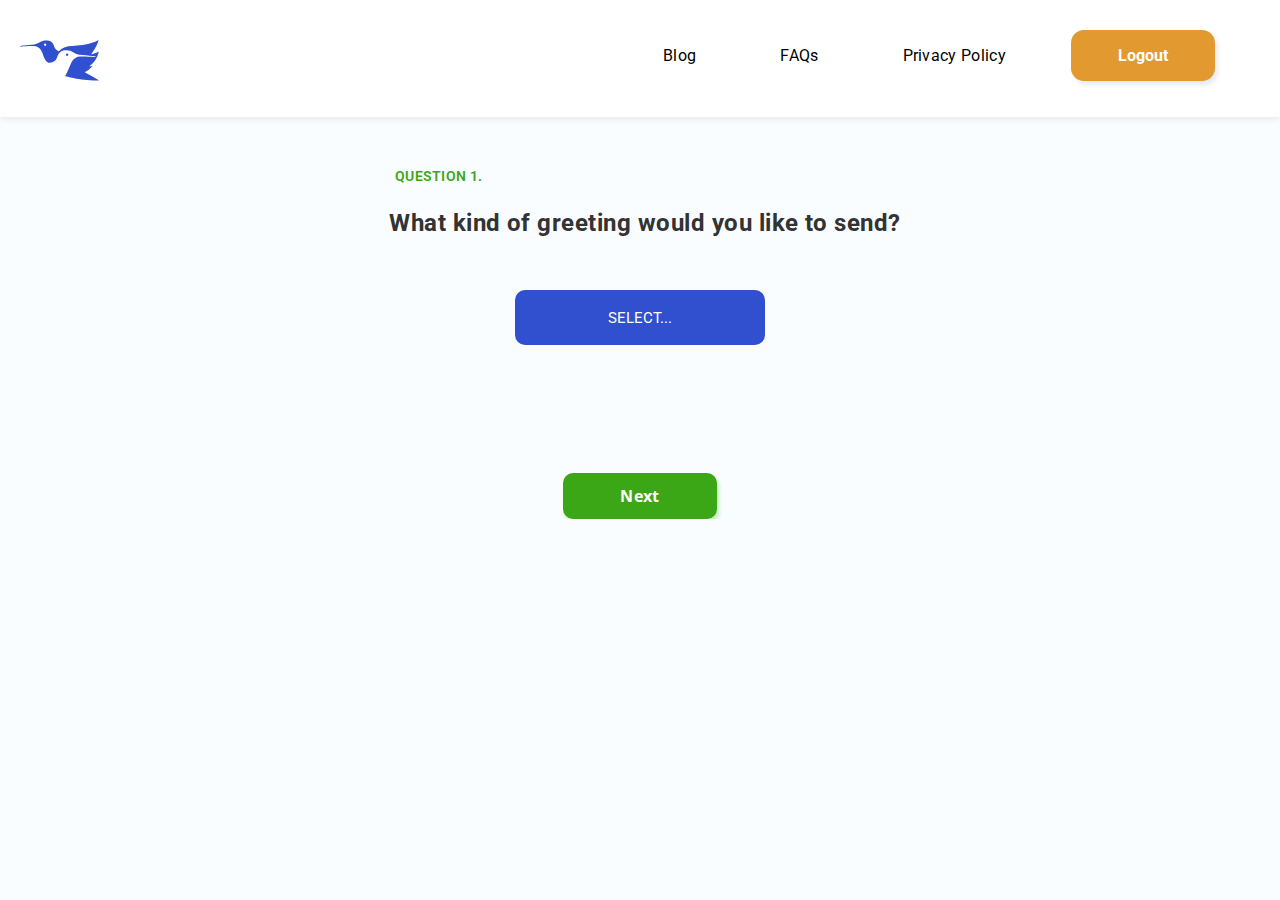
<file: index.html>
<!DOCTYPE html>
<html lang="en">
<head>
<meta charset="UTF-8">
<title>DW</title>
<meta charset="utf-8">
  
  <link rel="stylesheet" type="text/css" href="style.css">
  <script src="scripts.js"></script>


  
  
  <link href="https://fonts.googleapis.com/css?family=Roboto&display=swap" rel="stylesheet">
  <link href="https://fonts.googleapis.com/css?family=Open+Sans&display=swap" rel="stylesheet">
  

    <link href="https://fonts.googleapis.com/css?family=Roboto&display=swap" rel="stylesheet">
  <link href="https://fonts.googleapis.com/css?family=Open+Sans&display=swap" rel="stylesheet">
  
    <link rel="stylesheet" href="https://cdnjs.cloudflare.com/ajax/libs/font-awesome/4.7.0/css/font-awesome.min.css">
    
    <link rel="stylesheet" href="https://cdnjs.cloudflare.com/ajax/libs/font-awesome/4.7.0/css/font-awesome.min.css">
    <meta name="description" content="Submit 
reciever information">
  <meta name="keywords" content="information,name,lastname,gender">
  <meta name="author" content="DW">
  <meta name="viewport" content="width=device-width, initial-scale=1.0">

  



</head>







<body>






        <div class="header">
        
        <div class="logo">
           <a href="index.html"><img id="logoimg" src="assets/group.svg" width="80px">
    <a class="logout" href="/php/index.php?logout">Logout</a>
    
    <ul class="navb">
  <li><a class="navb-li" href="">Blog</a></li>
  <li><a class="navb-li" href="">FAQs</a></li>
  <li><a class="navb-li" href="">Privacy Policy</a></li>
</ul>

        </div>

         
        


        
       </div>
  
        




<form action="orderdisplay.html" method="post" id="regForm" style=";">
	


<center>




  <div class="tab" style="margin-top: 50px;">




<div class="title1">
 
 <div id="p1">QUESTION 1.</div>
          


 <div id="tit1">What kind of greeting would you like to send?</div>


</div>


<select id="kindofgreeting" name="kindofgreeting" style="margin-bottom: 42px";>
  <option  value="select">Select...</option>
  <option value="1">Birthday</option>
  <option value="2">Anniversary</option>
</select>
</p>



  </div>
  







  <div class="tab">


<div class="title2">

<div id="p2">QUESTION 2.</div>
          


 <div id="tit1">What kind of cards do you enjoy ?
</div>


</div>

<select id="typeofcard" name="typeofcard" style="margin-bottom: 42px;">
  <option value="default">Select...</option>
  <option value="1">Crazy and Goofy</option>
  <option value="2">Dark or Nervous Humor</option>
  <option value="3">Campy Humor</option>
  <option value="4">Heartfelt and Meaningful</option>
  <option value="5">Beautiful</option>
  <option value="6">Theme oriented</option>
  <option value="7">Cute</option>
  <option value="8">Wishful Thinking</option>
  <option value="9">Romantic</option>
</select>



  </div>


<center>

  <div class="tab">


<div class="cards-container">

  

  <div class="cards">
    
   <div class="bday cute">
    <input type="radio" name="cardselection" value="1" id="r1"/>
    <label class="card" for="r1">Birthday/Cute</label>
    </div>

    
<div  class="bday hnm crazy">
    <input type="radio" name="cardselection" value="2" id="r2" />
    <label class="card" for="r2">Birthday /Heartfelt/crazy</label>
    </div>

 <div  class="bday theme wishful">   
    <input type="radio" name="cardselection" value="3" id="r3" />
    <label class="card" for="r3">Birthday/theme/wishful</label>
    
 </div>  

   <div  class="bday campy romantic"> 

    <input type="radio" name="cardselection" value="4" id="r4" />
    <label class="card" for="r4">Birthday/campy/romantic</label>
    
 </div>   

 <div  class="ann cute theme">   
    <input type="radio" name="cardselection" value="5" id="r5" />
    <label class="card" for="r5">Anniversary/cute/theme</label>
    </div>

      
  <div  class="ann hnm campy">
  <input type="radio" name="cardselection" value="6" id="r6" />
  <label class="card" for="r6">Anniversary/Heartfelt/campy</label>
</div>

  <div  class="ann campy beautiful" >
  <input type="radio" name="cardselection" value="7" id="r7" />
  <label class="card" for="r7">Anniversary /campy/beautiful</label>
</div>

  <div  class="ann campy dark"  >
  <input type="radio" name="cardselection" value="8" id="r8" />
  <label class="card" for="r8">Anniversary/campy/ dark</label>
</div>


</div>


</div>


    <h2>Glitter:</h2>
  <input type="radio" name="glitter" value="yes">Yes
  <input type="radio" name="glitter" value="no">No
    
  
   


   </div>
  






</center>








<div class="tab">


<div class="reciever" style="padding-left:20px; padding-right: 20px;">

<div class="title3" style="margin-bottom: 50px; float:left;">

<div id="p3">QUESTION 3.</div>
<div id="tit1" style="padding-bottom: 0px; margin-left: -15px;">Reciever Information</div>

</div>
        



<div class="firstlastrelationship">
 
  

  <label for="firstName" style="position: absolute; margin-bottom: 10px;">First Name</label>
        
      

        <input type="text" name="firstname" id="firstName">
    

 


 <label for="lastName">Last Name</label>
        
    
    
        <input type="text" name="lastname" id="lastName">
    




<label for="relationship">Relationship to Person</label>
        
      
        <input type="text" name="relationship" id="relationship">
    


</div>






<center>

<div class="dategender">


<div class="date">

<label for="start"><h1>Date of greeting</h1></label>

<p></p>

<input type="date" id="date" name="date"
       value=""
       min="" max="">


</div>



<div class="gender">

<h1>Gender</h1>

 <p></p>

<select id="gender" name="gender">
  <option value="">Select...</option>
  <option value="male">Male</option>
  <option value="female">Female</option>
</select>


</div>


</div>
  


</center>

</div>

</div>

</center>


 



<div class="tab">

 <div class="yourcards"> Your cards</div>.

<div class="orders-container-wrapper">

<div class="orders-container">



<div class='orders' id="orders">

<div class='order' id="card">


<div class='carddata'>




<div class='card-data' id='card-name'><p id="name">Null</p></div>

<div class='card-data' id='card-rel1'>Relationship to you</div>
<p class='card-data' id='card-rel2'>Brother</p>
<div class='card-data' id='card-date1'>Date you want to send out the card</div>
<div class='card-data' id='card-date2'>1 January 2022</div>

</div>


<img class='dots' src='assets/dots.svg'> 
<img class='pencil' src='assets/pencil.svg'>

</div>


</div>








<a class="addnew"><img class="plus" src="assets/addnew.svg" onclick="backPrev(4); addCard(); displaybutton();"></a>



</div>

</div>


</div>


  







</center>



<center>

  <div style="overflow:auto;">
    <div>
      <!-- <button type="button" id="prevBtn" onclick="nextPrev(-1)">Previous</button> -->
      <button type="button" id="nextBtn" onclick="nextPrev(1); catchinput();">Next</button>
    </div>
  

  </div>
  
</center>


  <div style="text-align:center;margin-top:40px;">
    <span class="step"></span>
    <span class="step"></span>
    <span class="step"></span>
    <span class="step"></span>
     <span class="step"></span>
  </div>
</form>

<script>
  src="https://code.jquery.com/jquery-3.2.1.slim.min.js"
  integrity="sha256-k2WSCIexGzOj3Euiig+TlR8gA0EmPjuc79OEeY5L45g="
  crossorigin="anonymous"</script>

<script src="https://ajax.googleapis.com/ajax/libs/jquery/2.1.1/jquery.min.js"></script>

<script src="main.js"></script>






</body>



</html>
</file>
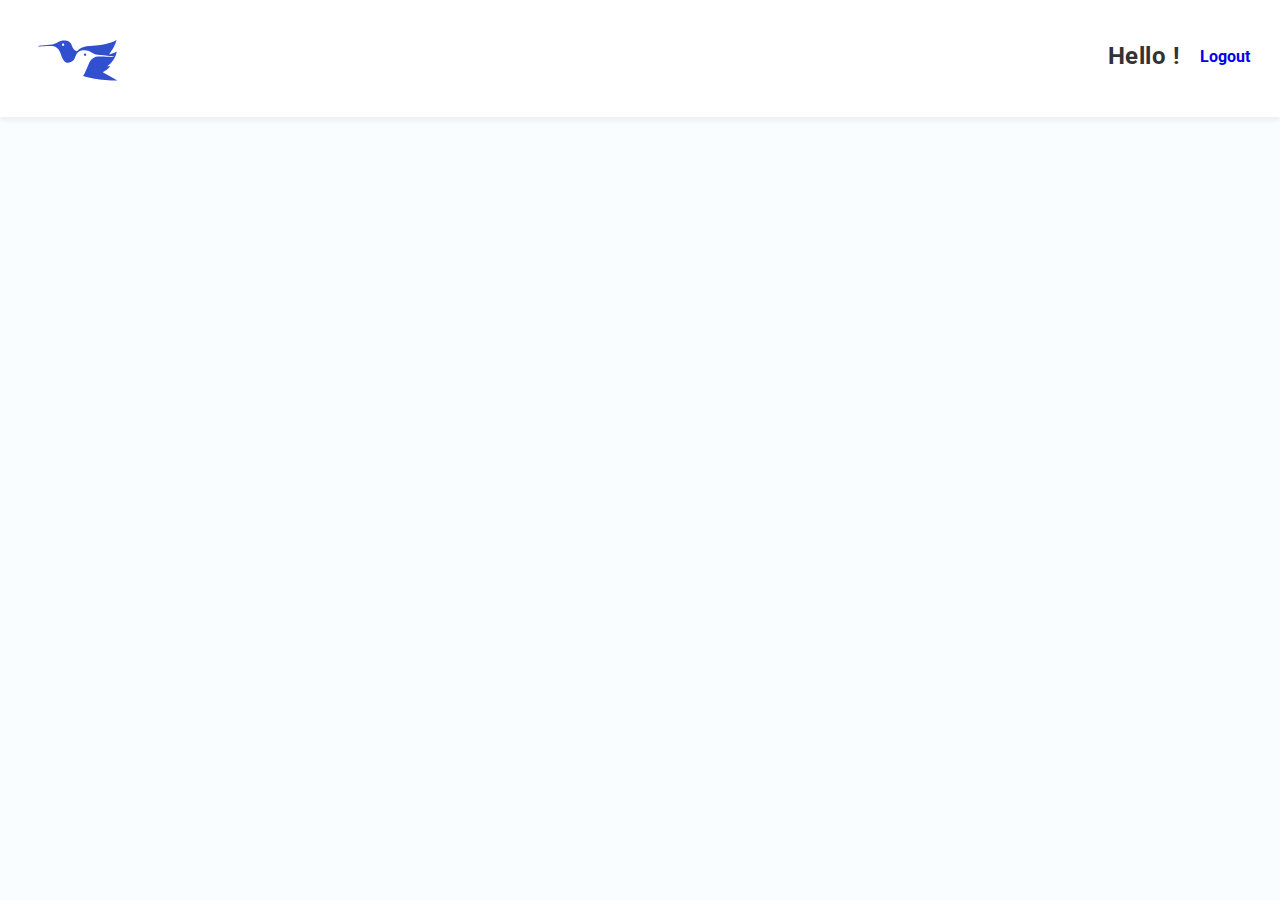
<file: survey/header.html>
<!DOCTYPE html>
<html lang="en">
<head>
<meta charset="UTF-8">
<title>Payment</title>
<meta charset="utf-8">
  
  <link rel="stylesheet" type="text/css" href="main.css">

  
  
  <link href="https://fonts.googleapis.com/css?family=Roboto&display=swap" rel="stylesheet">
  <link href="https://fonts.googleapis.com/css?family=Open+Sans&display=swap" rel="stylesheet">
  
    <link rel="stylesheet" href="https://cdnjs.cloudflare.com/ajax/libs/font-awesome/4.7.0/css/font-awesome.min.css">
    
  <meta name="viewport" content="width=device-width,initial-scale=1">
  



</head>


<style>

body {
  
  background-color: #fafdff;
  min-width: 450px;  

}

html body {
margin:0;
padding:0;
width: 100%;
height:100%;

}

.header {


  width:100%;
 
}


.logout {
float: right;
padding-right: 30px;
margin-top: 6.5px;
text-decoration: none;
font-weight: bold;

}

a:visited {color:green;}

.username {

float:right;
margin: 0 ;
    
    font-family: 'Roboto', sans-serif;
    font-style: normal;
    font-weight:bold;
    font-size: 24px;
    line-height: 33px;
    letter-spacing: 0.02em;
    color: #333333;
  padding-right: 20px;



}


</style>


<body>
  

<div class="header">
        <div class="logo">
          <img src="group.svg" width="80px">
    <a class="logout" href="/php/index.php?logout">Logout</a>
    <div class="username"> Hello  <?php  session_start(); echo $_SESSION['user_name'];?> ! </div>

        </div>






</body>





</html>
</file>
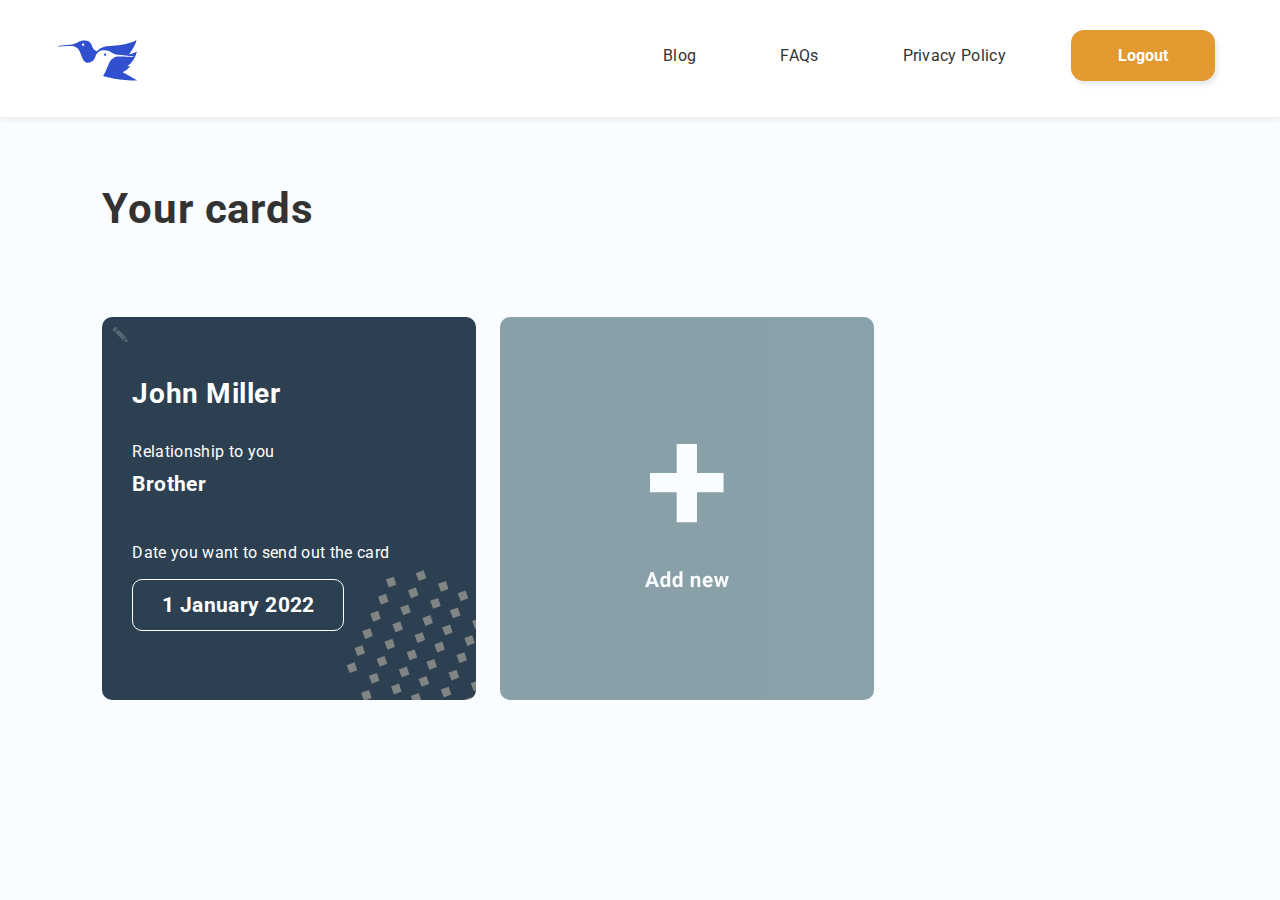
<file: survey/orderdisplay.html>
<!DOCTYPE html>
<html lang="en">
<head>
<meta charset="UTF-8">
<title>Your Cards</title>
<meta charset="utf-8">
  
  <link rel="stylesheet" type="text/css" href="main.css">

  
  
  <link href="https://fonts.googleapis.com/css?family=Roboto&display=swap" rel="stylesheet">
  <link href="https://fonts.googleapis.com/css?family=Open+Sans&display=swap" rel="stylesheet">
  
    <link rel="stylesheet" href="https://cdnjs.cloudflare.com/ajax/libs/font-awesome/4.7.0/css/font-awesome.min.css">
    
  <meta name="viewport" content="width=device-width,initial-scale=1">
  



</head>


<style>

body {
  
  background-color: #fafdff;
  min-width: 450px;  

}

html body {
margin:0;
padding:0;
width: 100%;
height:100%;

}

.header {


  width:100%;
 height: 117px;
    background: #FFFFFF;
    box-shadow: 0px 4px 4px rgba(0, 0, 0, 0.05);
}

#logoimg {

  padding-left: 20px;
}

.logo {

padding-top: 40px;


}

.logout {
float: right;
margin-right: 65px;
margin-top:-10px;
text-decoration: none;
font-weight: bold;
text-align: center;
width: 144px;
height: 51px;
line-height:51px;
background: #E19930;
box-shadow: 3px 4px 4px rgba(24, 57, 107, 0.1);
border-radius: 13px;
color:white;
transition: 0.2s;
}

.logout:hover {


opacity: 0.8;
}

.username {

float:right;
margin: 0 ;
    
    font-family: 'Roboto', sans-serif;
    font-style: normal;
    font-weight:bold;
    font-size: 24px;
    line-height: 33px;
    letter-spacing: 0.02em;
    color: #333333;
  padding-right: 20px;



}

.orders-container {


margin-top: 200px;
max-width: 1190px;
margin-left: 8%;
}

.orders-container-wrapper {



}


.pencil {

  position: absolute;
  top:10px;
  left:10px;
  opacity: 0.2;
  transition: 0.2s;
}


.pencil:hover {

opacity: 1;



}




.orders {

  
  display:flex;
  
  display:inline-block;

}

.order {

border: none;

  text-decoration: none;
  text-align: center;
  position: relative;
  display: inline-block;
  font-size: 16px;
  border-radius: 10px;
  cursor: pointer;
  
  margin-right: 20px;
margin-bottom:  20px;
background-color: #2C4052;



}

.addnew {


background-color: #365B69;
  border: none;
  
  opacity: 0.57;
  text-align: center;
  text-decoration: none;
  display: inline-block;
  font-size: 16px;
  border-radius: 10px;
  cursor: pointer;
  transition: 0.3s;
  margin-right: 20px;
margin-bottom:  20px;
position: relative;

}


.order, .addnew {

 height: 383px;
  width: 374px;


}


.dots {


  
  width: 140px;
  

 
  

position:absolute;
top:240px;
right:0px;
}







.yourcards {

font-family: 'Roboto', sans-serif;
    font-style: normal;
    font-weight:bold;
    font-size: 42px;
    line-height: 33px;
    letter-spacing: 0.02em;
    color: #333333;
position: absolute;
margin-top: 75px;
margin-left:8%;
min-width: 209px;
}





.addnew:hover {

  opacity: 1;



}


.plus {

border: none;
  
  width: 120px;
  
  
  text-decoration: none;
  display: inline-block;
  font-size: 16px;
  border-radius: 10px;
  cursor: pointer;
  
  

position:absolute;
top:108.5px;
right:127px;
}

.carddata {


position:absolute;
padding-left: 30px;
padding-top: 35px;
}

.card-data {


font-family: 'Roboto', sans-serif;
    font-style: normal;
    
    line-height: 33px;
    letter-spacing: 0.02em;
    color: white;
text-align: left;

}

#card-name {

font-weight:bold;
font-size: 28px;
padding-top: 25px

}

#card-age {
font-size: 21px;
padding-top: 5px;
}


#card-rel1 {

font-size: 16px;
padding-top: 25px;

}

#card-rel2 {

font-size: 21px;
font-weight:bold;

}


#card-date1 {

font-size: 16px;
padding-top: 35px;
padding-bottom: 10px;
}

#card-date2 {

font-size: 21px;
font-weight:bold;
border-style: solid;
  border-width: 1px;
  border-color: white;
  border-radius: 10px;
 width: 210px;
 height: 50px;
 text-align: center;
 vertical-align: center;
 line-height: 50px;

}

.navb{

float:right;
margin-top: 6px;
margin-right: 65px; 
}

ul {

 
  color:white;

}


li {

  display: inline;


padding-left: 80px;





}

.navb-li {text-decoration: none; 


  color:#333333;


font-family: Roboto;
font-style: normal;
font-weight: normal;
font-size: 16px;
line-height: 19px;

letter-spacing: 0.02em;




}

@media screen and (max-width: 860px) {.orders-container { margin-left: 0px; text-align: center;}}

@media screen and (max-width: 880px) {.navb, .logout, .username { display:none;}}

</style>


<body>
  




<div class="header">
        <div class="logo">
          <a href="/php/index.html"><img id="logoimg" src="group.svg" width="80px"></a>
    <a class="logout" href="/php/index.php?logout\">Logout</a>


    <!-- <div class="username"> Hello  <?php  session_start(); echo $_SESSION['user_name'];?> ! </div> -->


<ul class="navb">
  <li><a class="navb-li" href="">Blog</a></li>
  <li><a class="navb-li" href="">FAQs</a></li>
  <li><a class="navb-li" href="">Privacy Policy</a></li>
</ul>




        </div>
</div>


  <div class="yourcards"> Your cards</div>

<div class="orders-container-wrapper">

<div class="orders-container">



<div class='orders'>

<div class='order'>


<div class='carddata'>




<div class='card-data' id='card-name'>John Miller</div>

<div class='card-data' id='card-rel1'>Relationship to you</div>
<div class='card-data' id='card-rel2'>Brother</div>
<div class='card-data' id='card-date1'>Date you want to send out the card</div>
<div class='card-data' id='card-date2'>1 January 2022</div>

</div>


<img class='dots' src='dots.svg'> 
<img class='pencil' src='pencil.svg'>

</div>


</div>








<a href="/php/add-record-form-card.html" class="addnew"><img class="plus" src="addnew.svg"></a>

</div>

</div>


</body>

 


</html>
</file>
<file: style.css>
body {
  
  background-color: #fafdff;
  min-width: 450px;  

  font-family: 'roboto',sans-serif,'Open Sans', sans-serif !important;
    font-size: 1em;

}

html body {
margin:0;
padding:0;
width: 100%;
height:100%; 

}

.header {


  width:100%;
  height: 117px;
    background: #FFFFFF;
    box-shadow: 0px 4px 4px rgba(0, 0, 0, 0.05);
}


.logo {

padding-top: 40px;


}


.tab {
  display: none;
  margin-top: 50px;

}


#tit1 {
    margin: 0 ;
    margin-left: 10px;
    padding-top: 21px;
    font-family: 'Roboto', sans-serif;
    font-style: normal;
    font-weight:bold;
    font-size: 24px;
    line-height: 33px;
    letter-spacing: 0.02em;
    color: #333333;
    padding-bottom: 50px;
    padding-top: 40px;
}


#p1 {
    margin: 0;
    font-family: 'Roboto', sans-serif;
    font-style: normal;
    font-weight: 600;
    font-size: 14px;
    line-height: 19px;
    letter-spacing: 0.02em;
    color: #3BA616;
    float:left;
    margin-left: 30px;
       
}


#p2 {

margin: 0;
    font-family: 'Roboto', sans-serif;
    font-style: normal;
    font-weight: 600;
    font-size: 14px;
    line-height: 19px;
    letter-spacing: 0.02em;
    color: #3BA616;
    float:left;
    margin-left: 20px;



}


#p3 {

margin: 0;
    font-family: 'Roboto', sans-serif;
    font-style: normal;
    font-weight: 600;
    font-size: 14px;
    line-height: 19px;
    letter-spacing: 0.02em;
    color: #3BA616;
    float:left;
    



}


.title1 {


max-width: 550px;

}



.title2 {


max-width: 400px;

}


.title3 {

width: 241px;
float:;


}

.tab {


 
}


#kindofgreeting, #typeofcard {

    margin:0;
    background: #3150CF;
    border-radius: 10px 10px 10px 10px;
    border: none;
    outline: none;
    scroll-behavior: smooth;
    display: inline;
    width: 250px;
    height: 55px;
    color: white;
    text-align: center;

    font-size: 15px;
    font-family: 'FontAwesome','roboto';
    text-align-last: center;
    -webkit-appearance: none;
    text-transform: uppercase;

}




#typeofcard > option{
    background: white;
    color: #444;



}


#kindofgreeting > option {

  background: white;
    color: #444;

}

#nextBtn {



   
    display: block;
    margin: 0 auto;
  padding: 12px 57px;
    background: #3BA616;
    box-shadow: 2px 4px 4px rgba(154, 225, 130, 0.57);
    border-radius: 10px;
    text-align: center;
  text-decoration: none;
  text-transform: none;
  font-family: 'Open Sans', sans-serif;
    font-style: normal;
    font-weight: bold;
    font-size: 16px;
    letter-spacing: 0.02em;
    color: #FFFFFF;
     margin:0 auto;
     margin-top:70px;
     
     border-style: none; 
     outline-style: none;
}


#nextBtn:hover {

  background:#2f8712 ;
}

#nextBtn.focus, #nextBtn:focus {
    outline: 0;
    box-shadow: none!important;
}

label, h1 {


    font-family: 'Roboto', sans-serif;
    font-style: normal;
    font-weight: 600;
    font-size: 16px;
    line-height: 21px;
    letter-spacing: 0.02em;
    color: #333333;
   float:left;
   

}





.dategender {

display: flex;

}


input[type=text]{
    margin: 23px 0 30px 0;
    width: 445px;
    height: 43px;
    background: #FFFFFF;
    border: hidden;
    box-shadow: inset 0px 4px 4px rgba(0, 0, 0, 0.1);
    border-radius: 1px;
   font-size: 20px;
   padding-left: 10px;
}


.reciever {

width: 400px;


}


.firstlastrelationship {


padding-top: 0px;
width: 100%;

}



.gender {


  margin-left: 140px;
}

#firstName,#lastName, #relationship {


   width: 100% !important;
   max-width: none !important;



}





a:visited {color:black;}

.username {

float:right;
margin: 0 ;
    
    font-family: 'Roboto', sans-serif;
    font-style: normal;
    font-weight:bold;
    font-size: 24px;
    line-height: 33px;
    letter-spacing: 0.02em;
    color: #333333;
  padding-right: 20px;



}

#plantab {



}


.plans {

  
  display:flex;
  
  display:inline-block;


}

.subscription {

width: 250px;

transition: 0.2s;

}

#middlesubscription {

padding-left: 15px;
padding-right: 15px;


}

.subscription:hover {




}

.plans-container {

text-align: center;
height:300px;

}


#logoimg {

  padding-left: 20px;
}







.cards input[type=radio]{
    display:none
}

.cards input[type=radio]:checked + .card{
-webkit-box-shadow:inset 0px 0px 0px 5px blue;
    -moz-box-shadow:inset 0px 0px 0px 5px blue;
    box-shadow:inset 0px 0px 0px 5px blue;
}


.cards-container {
text-align: center;
max-width: 1100px;
}




.cards  {

  
  display:flex;
  
  display:inline-block;


}


.card {

margin-left: 20px;
margin-bottom:20px;
background-color: grey;
width:250px;
height:250px;
cursor:pointer;
border-radius: 10px;
position: relative;
line-height: 250px;
}

.bday, .ann  {

display:inline-block;
text-align: center;
text-decoration: none;

}

.navb{

float:right;
margin-top: 6px;
margin-right: 65px; 
}

ul {

 
  color:white;

}


li {

  display: inline;


padding-left: 80px;





}

.navb-li {


  text-decoration: none; 


  color:#333333;


font-family: Roboto;
font-style: normal;
font-weight: normal;
font-size: 16px;
line-height: 19px;

letter-spacing: 0.02em;




}

@media screen and (max-width: 860px) {.orders-container { margin-left: 0px; text-align: center;}}

@media screen and (max-width: 880px) {.navb, .logout, .username { display:none;}}


.logout {
float: right;
margin-right: 65px;
margin-top:-10px;
text-decoration: none;
font-weight: bold;
text-align: center;
width: 144px;
height: 51px;
line-height:51px;
background: #E19930;
box-shadow: 3px 4px 4px rgba(24, 57, 107, 0.1);
border-radius: 13px;
color:white;
transition: 0.2s;
}

.logout:hover {


opacity: 0.8;
}

/** Card css **/

body {
  
  background-color: #fafdff;
  min-width: 450px;  

}

html body {
margin:0;
padding:0;
width: 100%;
height:100%;

}

.header {


  width:100%;
 height: 117px;
    background: #FFFFFF;
    box-shadow: 0px 4px 4px rgba(0, 0, 0, 0.05);
}

#logoimg {

  padding-left: 20px;
}

.logo {

padding-top: 40px;


}

.logout {
float: right;
margin-right: 65px;
margin-top:-10px;
text-decoration: none;
font-weight: bold;
text-align: center;
width: 144px;
height: 51px;
line-height:51px;
background: #E19930;
box-shadow: 3px 4px 4px rgba(24, 57, 107, 0.1);
border-radius: 13px;
color:white;
transition: 0.2s;
}

.logout:hover {


opacity: 0.8;
}

.username {

float:right;
margin: 0 ;
    
    font-family: 'Roboto', sans-serif;
    font-style: normal;
    font-weight:bold;
    font-size: 24px;
    line-height: 33px;
    letter-spacing: 0.02em;
    color: #333333;
  padding-right: 20px;



}

.orders-container {


margin-top: 100px;
max-width: 1190px;
margin-left: 8%;
}

.orders-container-wrapper {



}


.pencil {

  position: absolute;
  top:10px;
  left:10px;
  opacity: 0.2;
  transition: 0.2s;
}


.pencil:hover {

opacity: 1;



}




.orders {

  
  display:flex;
  
  display:inline-block;

}

.order {

border: none;

  text-decoration: none;
  text-align: center;
  position: relative;
  display: inline-block;
  font-size: 16px;
  border-radius: 10px;
  cursor: pointer;
  
  margin-right: 20px;
margin-bottom:  20px;
background-color: #2C4052;
}

.addnew {


background-color: #365B69;
  border: none;
  
  opacity: 0.57;
  text-align: center;
  text-decoration: none;
  display: inline-block;
  font-size: 16px;
  border-radius: 10px;
  cursor: pointer;
  transition: 0.3s;
  margin-right: 20px;
margin-bottom:  20px;
position: relative;

}


.order, .addnew {

 height: 383px;
  width: 374px;


}

.card-panel {

height: 383px;
  width: 374px;

}

.dots {


  
  width: 140px;
  

 
  

position:absolute;
top:240px;
right:0px;
}







.yourcards{

font-family: 'Roboto', sans-serif;
    font-style: normal;
    font-weight:bold;
    font-size: 42px;
    line-height: 33px;
    letter-spacing: 0.02em;
    color: #333333;
position: absolute;

margin-left:8%;
min-width: 209px;
}





.addnew:hover {

  opacity: 1;



}


.plus {

border: none;
  
  width: 120px;
  
  
  text-decoration: none;
  display: inline-block;
  font-size: 16px;
  border-radius: 10px;
  cursor: pointer;
  
  

position:absolute;
top:108.5px;
right:127px;
}

.carddata {


position:absolute;
padding-left: 30px;
padding-top: 35px;
}

.card-data {


font-family: 'Roboto', sans-serif;
    font-style: normal;
    
    line-height: 33px;
    letter-spacing: 0.02em;
    color: white;
text-align: left;

}

#card-name {

font-weight:bold;
font-size: 28px;
padding-top: 25px

}


#name {

font-weight:bold;
font-size: 28px;
margin-top: -10px;

}

#card-age {
font-size: 21px;
padding-top: 5px;
}


#card-rel1 {

font-size: 16px;


}

#card-rel2 {

font-size: 21px;
font-weight:bold;

}


#card-date1 {

font-size: 16px;

padding-bottom: 10px;
}

#card-date2 {

font-size: 21px;
font-weight:bold;
border-style: solid;
  border-width: 1px;
  border-color: white;
  border-radius: 10px;
 width: 210px;
 height: 50px;
 text-align: center;
 vertical-align: center;
 line-height: 50px;

}

.navb{

float:right;
margin-top: 6px;
margin-right: 65px; 
}

ul {

 
  color:white;

}


li {

  display: inline;


padding-left: 80px;





}

.navb-li {text-decoration: none; 


  color:#333333;


font-family: Roboto;
font-style: normal;
font-weight: normal;
font-size: 16px;
line-height: 19px;

letter-spacing: 0.02em;




}

@media screen and (max-width: 860px) {.orders-container { margin-left: 0px; text-align: center;}}

@media screen and (max-width: 880px) {.navb, .logout, .username { display:none;}}
</file>
<file: survey/main.css>
body{
	background-color: white;
	font-family: 'roboto',sans-serif,'Open Sans', sans-serif;
	font-size: 1em;
	margin: 0;
	padding: 0;
}



.header{

    width: 100%;
    height: 117px;
    background: #FFFFFF;
    box-shadow: 0px 4px 4px rgba(0, 0, 0, 0.05);
  

}

.logo{


padding-top: 40px;
padding-left: 3%;

	
}

.button {




}

#fafdff
</file>
